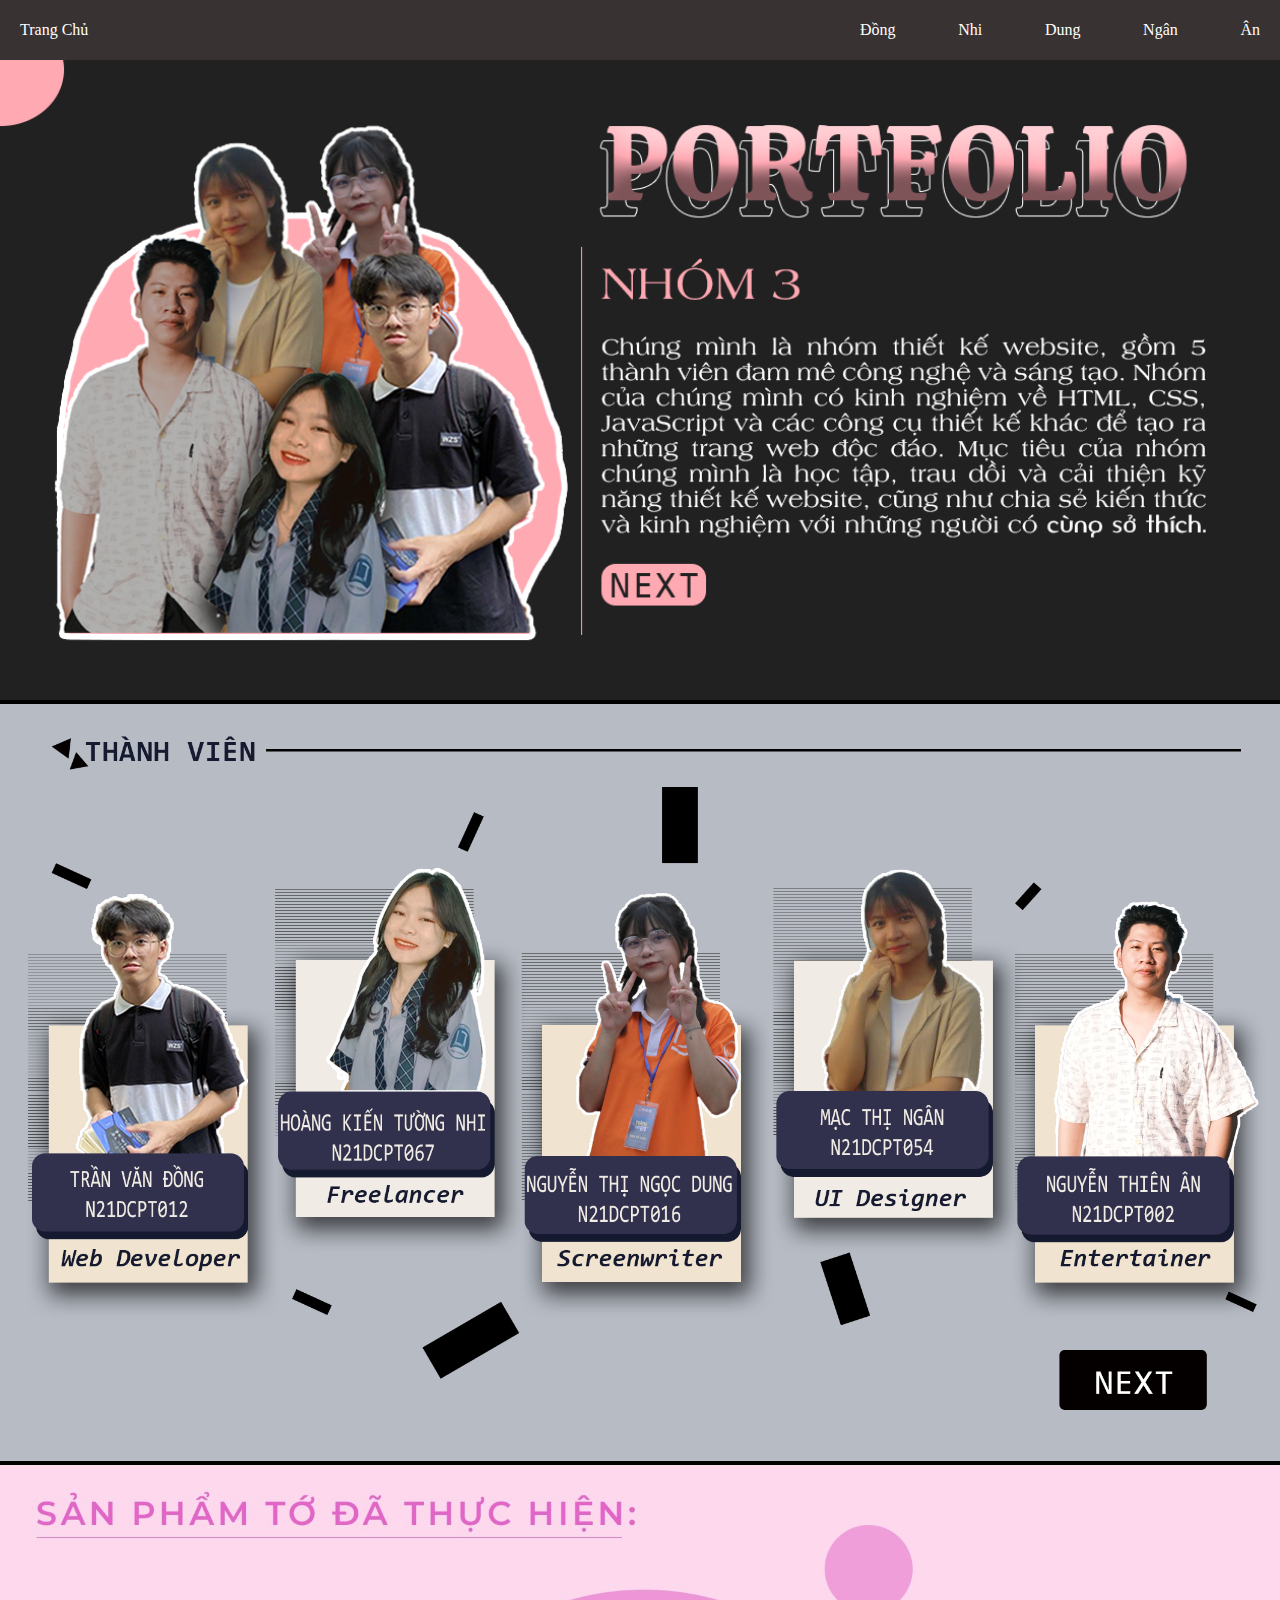
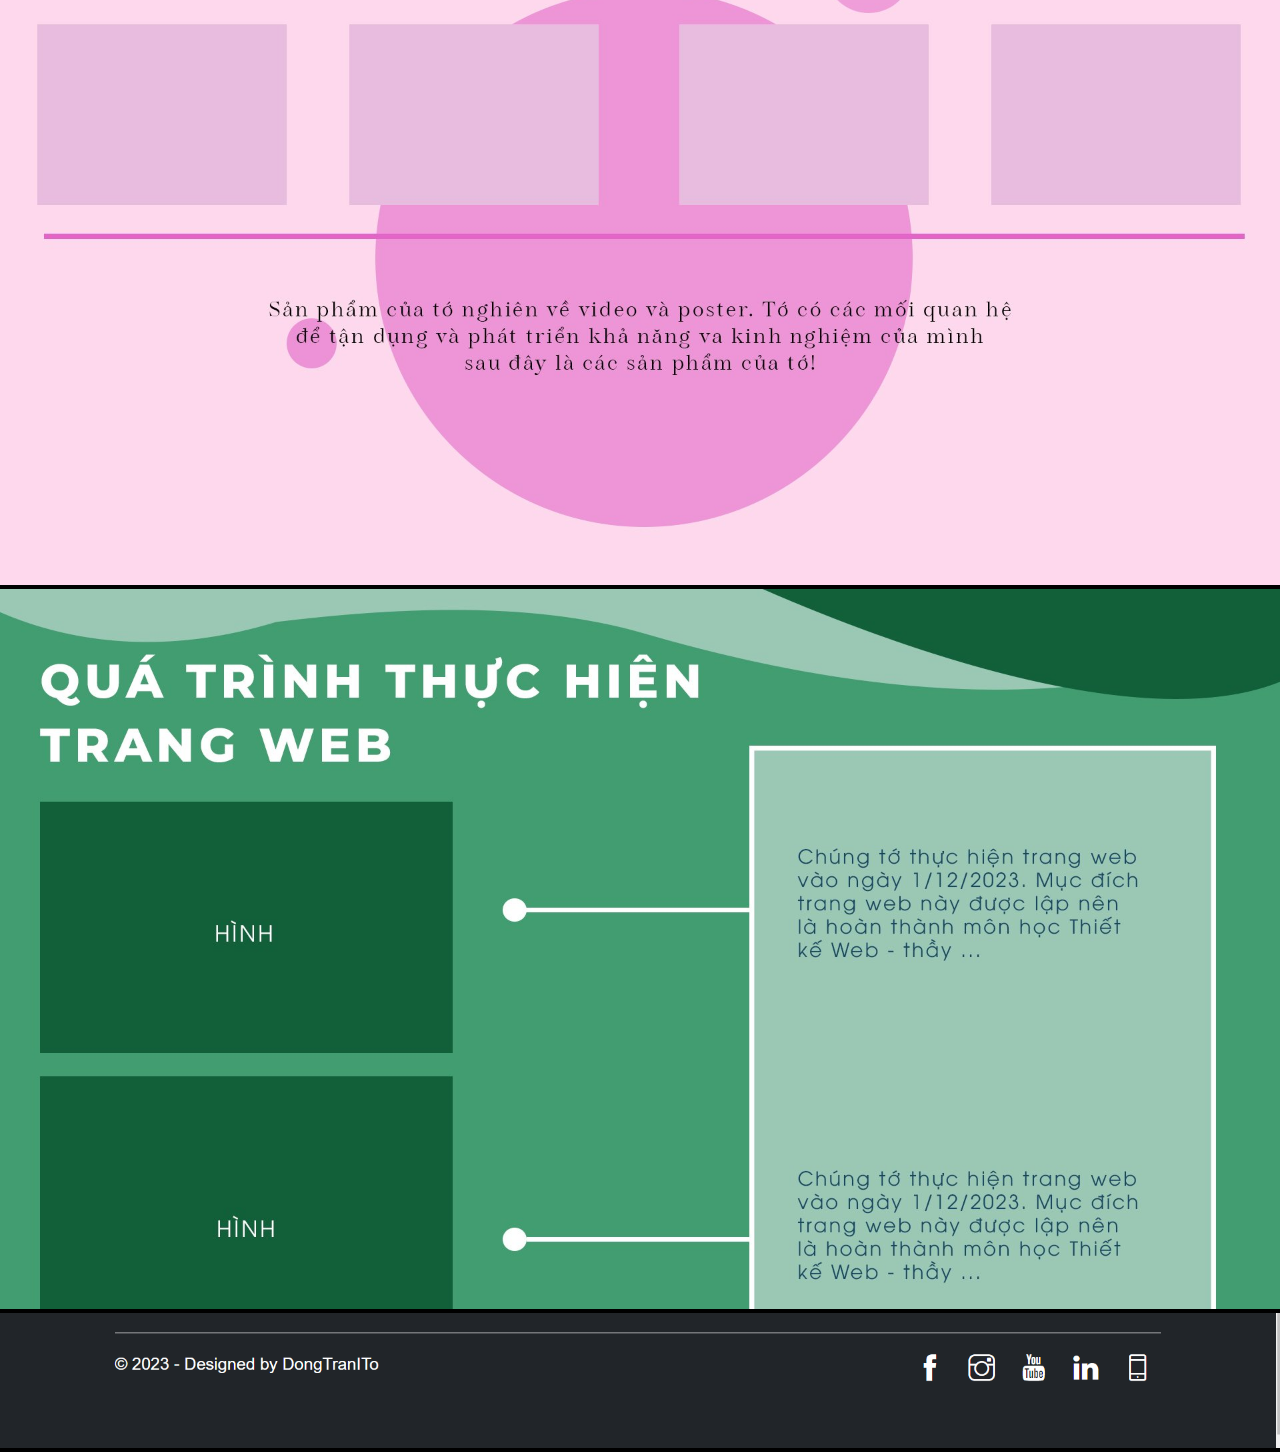
<file: index.html>
<!DOCTYPE html>
<html lang="en">
<head>
    <meta charset="UTF-8">
    <meta name="viewport" content="width=device-width, initial-scale=1.0">
    <link rel="stylesheet" href="./style.css">
    <title>Nhóm 3</title>
</head>
<body>


    <body>
       <!--Thanh Dieu Huong-->
        <div class="dieuHuong">
            <div class="trangChu">
                <a href="#trangchu">Trang Chủ</a> 
            </div>
            
            <div class="thanhVien">
                <a href="">Đồng</a>
                <a href="">Nhi</a>
                <a href="">Dung</a>
                <a href="./ngan/index.html">Ngân</a>
                <a href="">Ân</a>
            </div>
        </div>  

        <div class="anh">
            <img src="./Gioithieunhom.png" alt="" class="anh1">
            <img src="./gioithieutv.png" alt="" class="anh2">
            <img src="./duanoibac.jpg" alt="" class="anh2">
            <img src="./quatrinhthuchienweb.jpg" alt="" class="anh2">
            <img src="./footer.jpg" alt="">
        </div>
    </body>
    

</body>
</html>
</file>
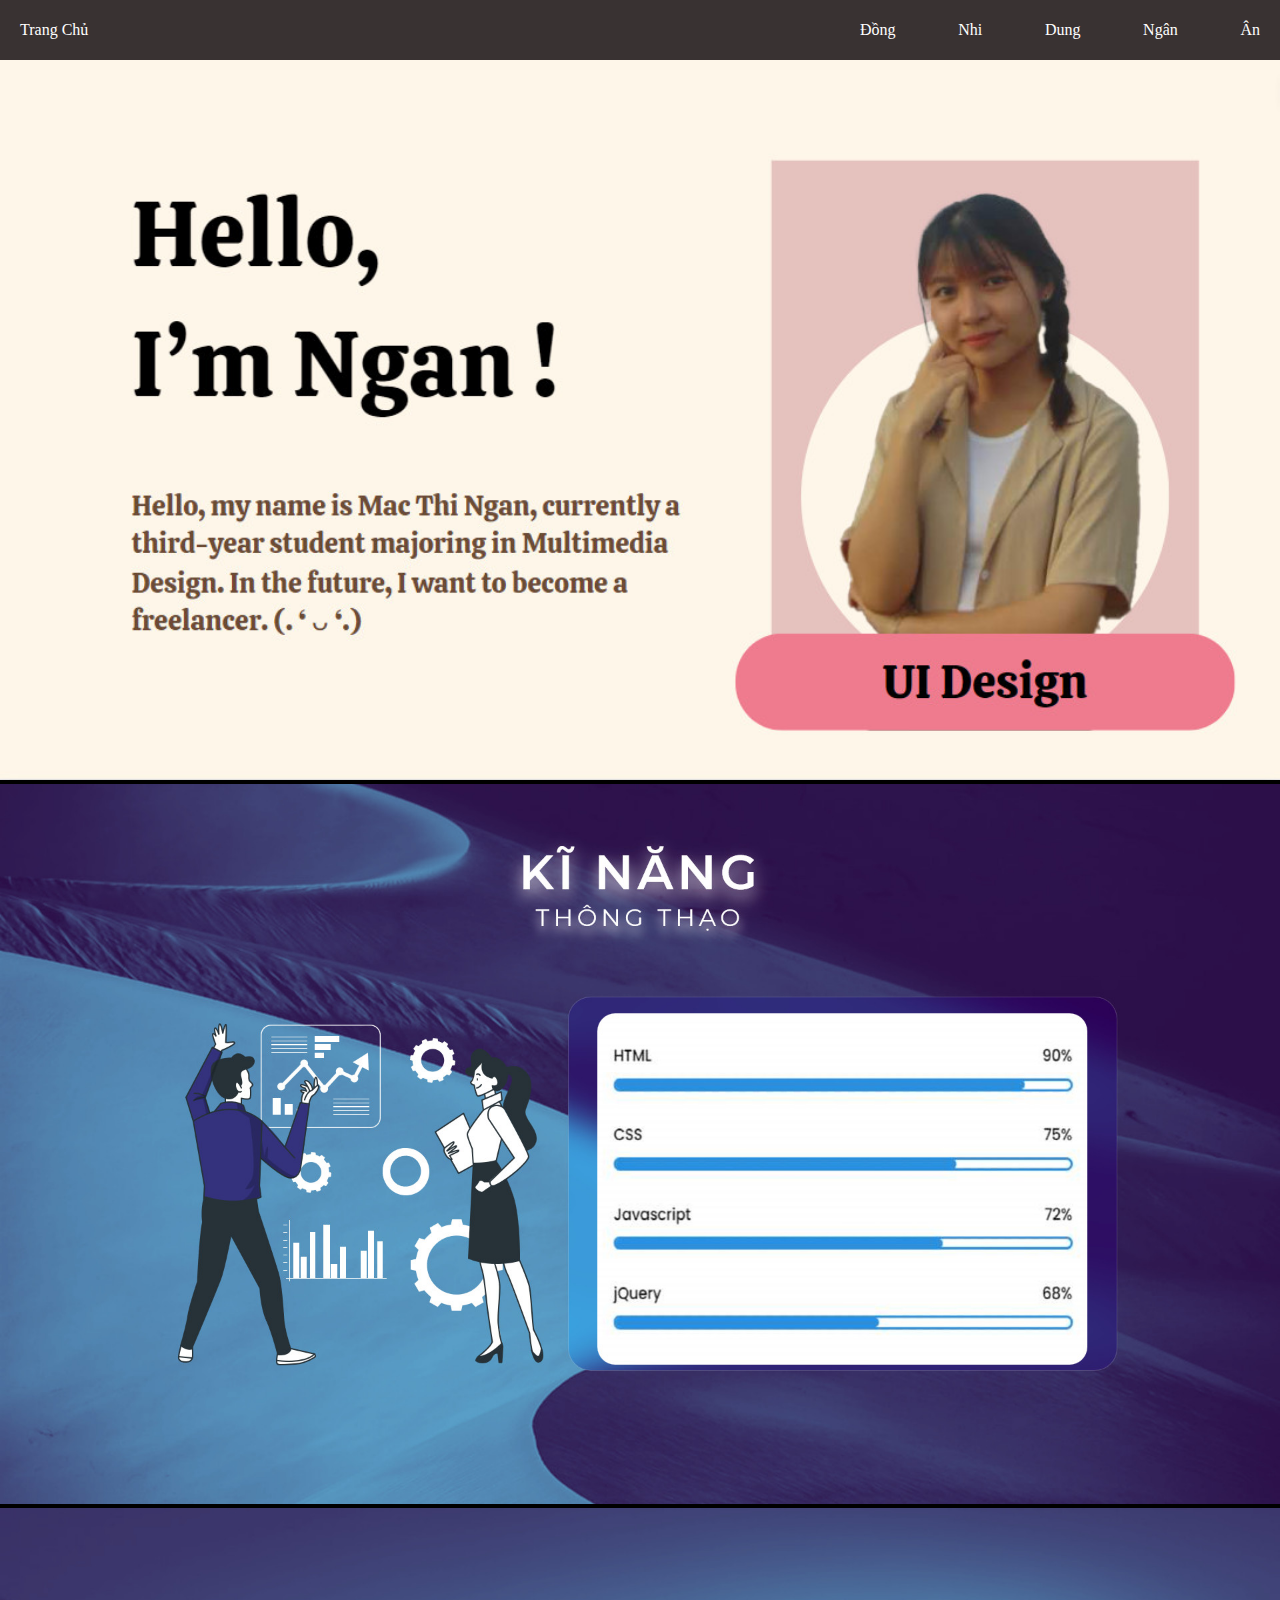
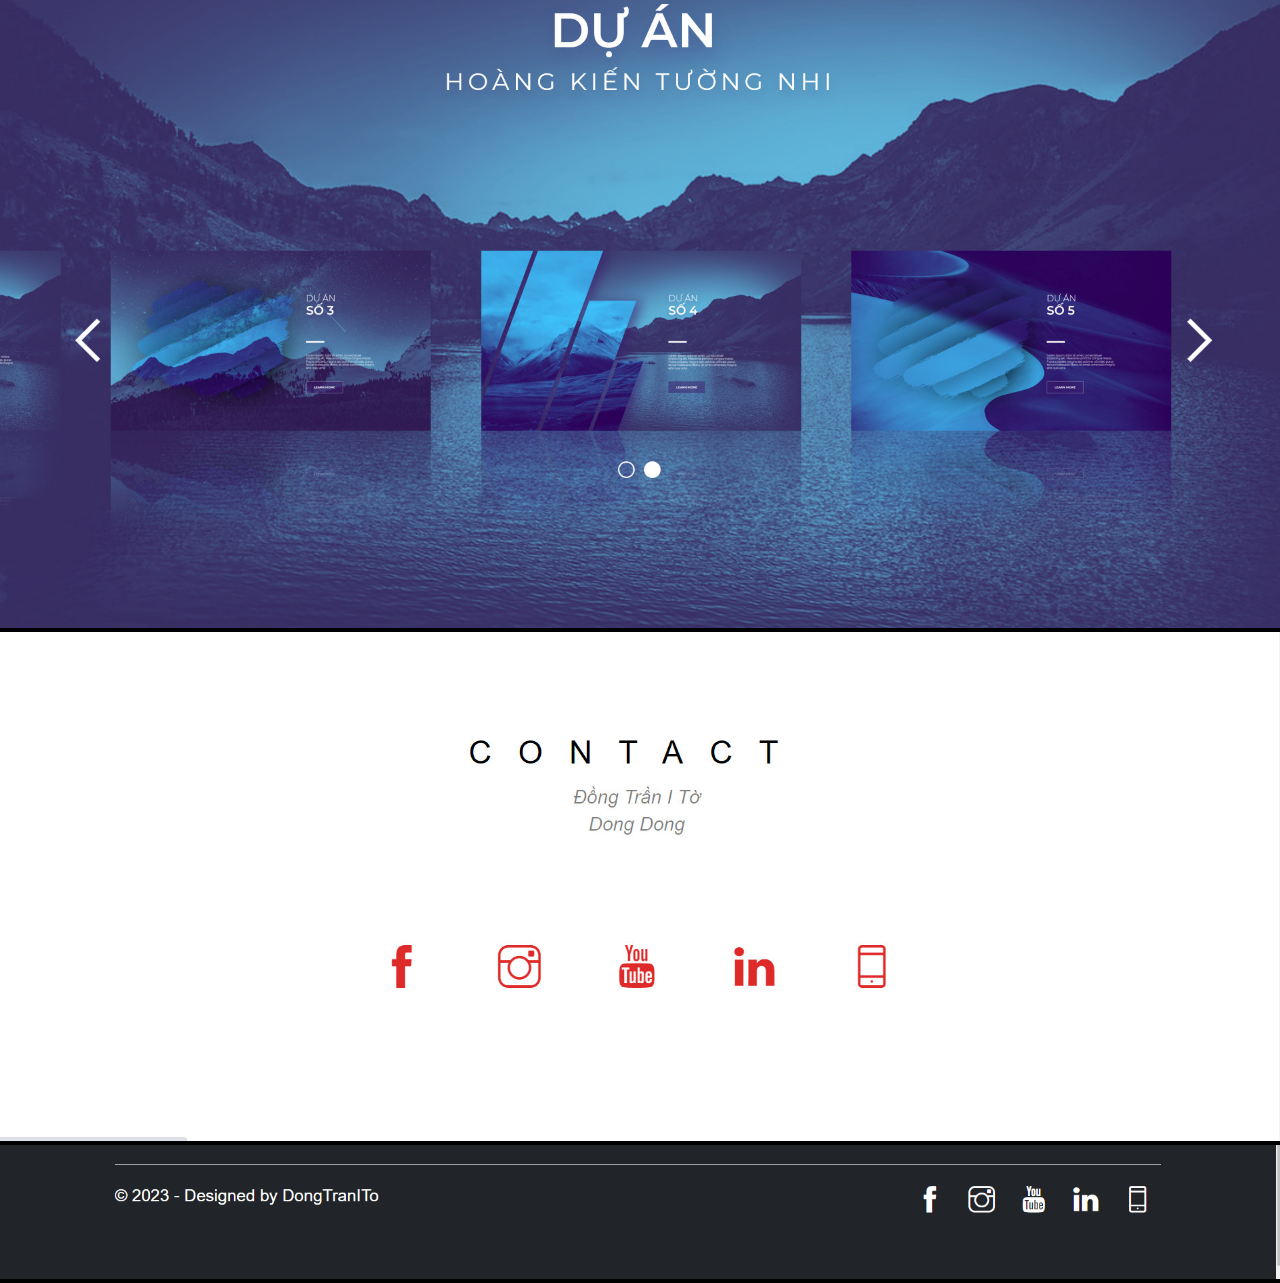
<file: ngan/index.html>
<!DOCTYPE html>
<html lang="en">
<head>
    <meta charset="UTF-8">
    <meta name="viewport" content="width=device-width, initial-scale=1.0">
    <link rel="stylesheet" href="./style.css">
    <title>Nhóm 3</title>
</head>
<body>


    <body>
       <!--Thanh Dieu Huong-->
        <div class="dieuHuong">
            <div class="trangChu">
                <a href="../index.html">Trang Chủ</a> 
            </div>
            
            <div class="thanhVien">
                <a href="">Đồng</a>
                <a href="">Nhi</a>
                <a href="">Dung</a>
                <a href="../ngan/index.html">Ngân</a>
                <a href="">Ân</a>
            </div>
        </div>  

        <div class="anh">
            <img src="./gioi thieu Ngan.jpg" alt="" class="anh1">
            <img src="./Ky nang.jpg" alt="" class="anh2">
            <img src="./duanCaNhan.jpg" alt="" class="anh2">
            <img src="./contact.jpg" alt="" class="anh2">
            <img src="./footer.jpg" alt="">

        </div>
    </body>
    

</body>
</html>
</file>
<file: style.css>
* {
    margin: 0;
    padding: 0;
    box-sizing: border-box;
}


/* body{
    padding:0px 20px ;
} */
.dieuHuong{
    display: flex;
    justify-content: space-between;
    align-items: center;
    height: 60px;
    background-color: rgb(57, 50, 50);
    padding:0px 20px ;
  
}
.dieuHuong div a{
    text-decoration: none;
    color:white;
}
.trangChu{

}
.thanhVien{
    display:flex;
    justify-content: space-between;
    width:400px;
}

.anh img{
    width: 100%;
    height: 100%;
   
}
.anh{
    background-color: black;
}
</file>
<file: ngan/style.css>
* {
    margin: 0;
    padding: 0;
    box-sizing: border-box;
}


/* body{
    padding:0px 20px ;
} */
.dieuHuong{
    display: flex;
    justify-content: space-between;
    align-items: center;
    height: 60px;
    background-color: rgb(57, 50, 50);
    padding:0px 20px ;
  
}
.dieuHuong div a{
    text-decoration: none;
    color:white;
}
.trangChu{

}
.thanhVien{
    display:flex;
    justify-content: space-between;
    width:400px;
}

.anh img{
    width: 100%;
    height: 100%;
   
}
.anh{
    background-color: black;
}
</file>
